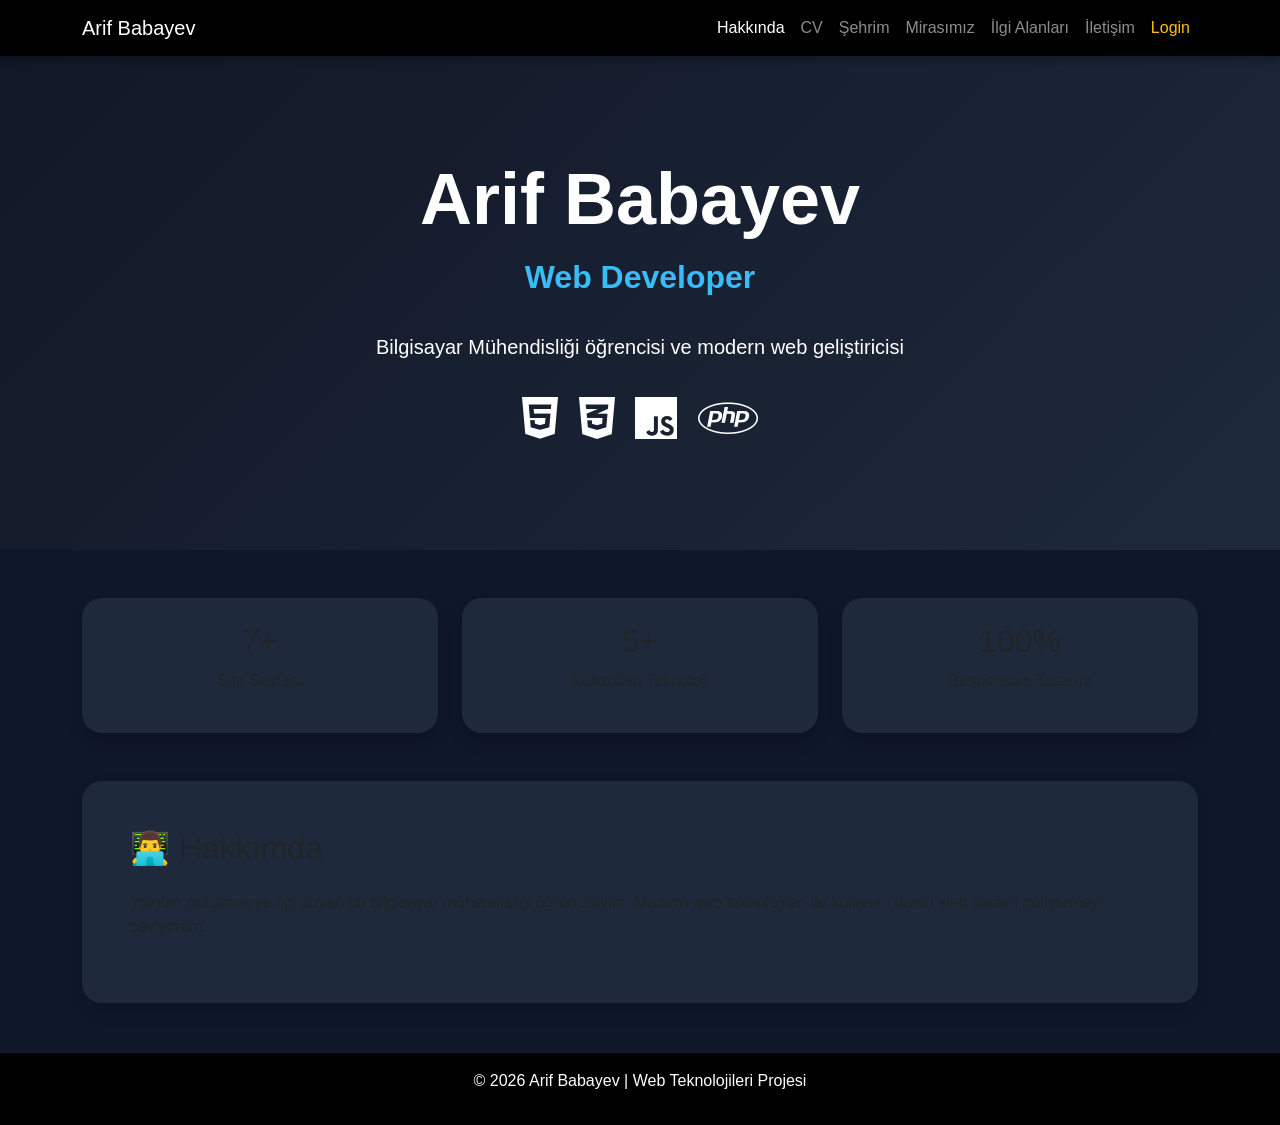
<file: index.html>
<!DOCTYPE html>
<html lang="tr">

<head>

<meta charset="UTF-8">
<meta name="viewport" content="width=device-width, initial-scale=1">

<title>Ana Sayfa</title>

<link href="https://cdn.jsdelivr.net/npm/bootstrap@5.3.2/dist/css/bootstrap.min.css"
rel="stylesheet">

<link rel="stylesheet"
href="https://cdnjs.cloudflare.com/ajax/libs/font-awesome/6.5.1/css/all.min.css">

<style>

body{
background:#0f172a;
color:white;
font-family:Arial;
}

.navbar{
box-shadow:0 4px 10px rgba(0,0,0,0.3);
}

.hero{
background:linear-gradient(135deg,#111827,#1e293b);
padding:100px;
text-align:center;
}

.card{
background:#1e293b;
border:none;
border-radius:20px;
transition:0.4s;
}

.card:hover{
transform:translateY(-10px);
box-shadow:0 15px 30px rgba(0,0,0,0.4);
}

#typing{
color:#38bdf8;
font-weight:bold;
height:50px;
}

footer{
margin-top:50px;
}

</style>

</head>

<body>

<!-- NAVBAR -->

<nav class="navbar navbar-expand-lg navbar-dark bg-black">

<div class="container">

<a class="navbar-brand" href="index.html">
Arif Babayev
</a>

<button class="navbar-toggler"
data-bs-toggle="collapse"
data-bs-target="#menu">

<span class="navbar-toggler-icon"></span>

</button>

<div class="collapse navbar-collapse" id="menu">

<ul class="navbar-nav ms-auto">

<li class="nav-item">
<a class="nav-link active" href="index.html">Hakkında</a>
</li>

<li class="nav-item">
<a class="nav-link" href="cv.html">CV</a>
</li>

<li class="nav-item">
<a class="nav-link" href="sehrim.html">Şehrim</a>
</li>

<li class="nav-item">
<a class="nav-link" href="mirasimiz.html">Mirasımız</a>
</li>

<li class="nav-item">
<a class="nav-link" href="ilgi.html">İlgi Alanları</a>
</li>

<li class="nav-item">
<a class="nav-link" href="iletisim.html">İletişim</a>
</li>

<li class="nav-item">
<a class="nav-link text-warning" href="login.html">Login</a>
</li>

</ul>

</div>

</div>

</nav>

<!-- HERO -->

<div class="hero">

<h1 class="display-2 fw-bold">
Arif Babayev
</h1>

<h2 id="typing" class="mt-3"></h2>

<p class="lead mt-4">
Bilgisayar Mühendisliği öğrencisi ve modern web geliştiricisi
</p>

<div class="mt-4">

<i class="fa-brands fa-html5 fa-3x m-2"></i>

<i class="fa-brands fa-css3-alt fa-3x m-2"></i>

<i class="fa-brands fa-js fa-3x m-2"></i>

<i class="fa-brands fa-php fa-3x m-2"></i>

</div>

</div>

<!-- HAKKIMDA -->

<div class="container mt-5">

<div class="row g-4">

<div class="col-md-4">

<div class="card shadow p-4 text-center">

<h2>7+</h2>

<p>Site Sayfası</p>

</div>

</div>

<div class="col-md-4">

<div class="card shadow p-4 text-center">

<h2>5+</h2>

<p>Kullanılan Teknoloji</p>

</div>

</div>

<div class="col-md-4">

<div class="card shadow p-4 text-center">

<h2>100%</h2>

<p>Responsive Tasarım</p>

</div>

</div>

</div>

<div class="card shadow p-5 mt-5">

<h2>👨‍💻 Hakkımda</h2>

<p class="mt-3">

Yazılım geliştirmeye ilgi duyan bir bilgisayar mühendisliği öğrencisiyim.
Modern web teknolojileri ile kullanıcı dostu web siteleri geliştirmeyi seviyorum.

</p>

</div>

</div>

<!-- FOOTER -->

<footer class="bg-black text-white text-center p-3">

<p>
© 2026 Arif Babayev | Web Teknolojileri Projesi
</p>

</footer>

<script>

const text = [
"Web Developer",
"Frontend Developer",
"PHP Developer",
"Computer Engineering Student"
];

let count = 0;
let index = 0;
let currentText = "";
let letter = "";

(function type(){

if(count === text.length){
count = 0;
}

currentText = text[count];

letter = currentText.slice(0, ++index);

document.getElementById("typing").textContent = letter;

if(letter.length === currentText.length){

count++;
index = 0;

setTimeout(type,1000);

}
else{
setTimeout(type,100);
}

})();

</script>

<script src="https://cdn.jsdelivr.net/npm/bootstrap@5.3.2/dist/js/bootstrap.bundle.min.js"></script>

</body>
</html>
</file>
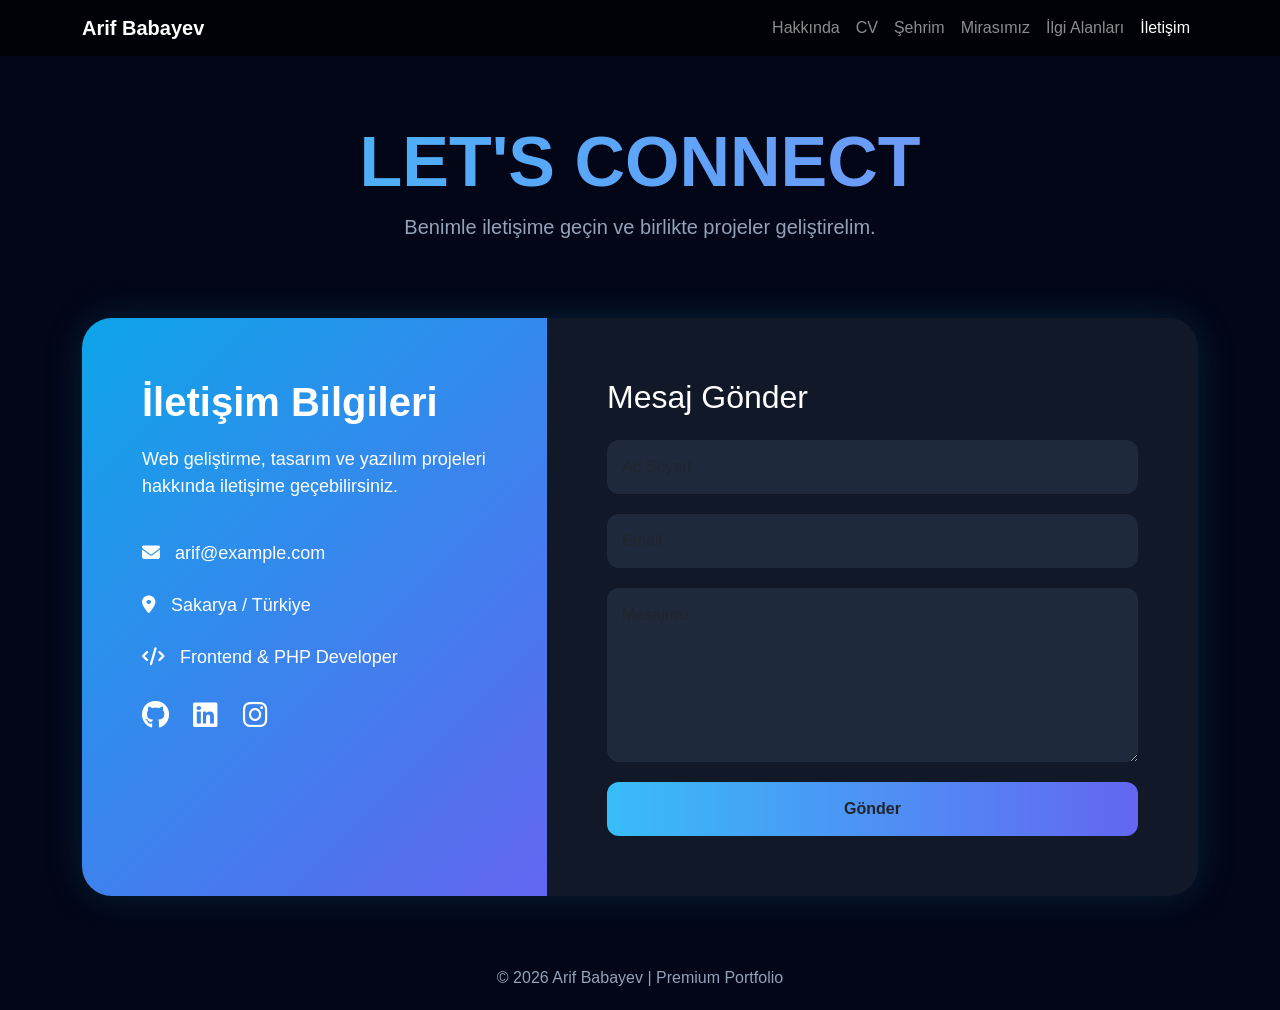
<file: iletisim.html>
<!DOCTYPE html>
<html lang="tr">

<head>

<meta charset="UTF-8">
<meta name="viewport" content="width=device-width, initial-scale=1">

<title>İletişim</title>

<link href="https://cdn.jsdelivr.net/npm/bootstrap@5.3.2/dist/css/bootstrap.min.css"
rel="stylesheet">

<link rel="stylesheet"
href="https://cdnjs.cloudflare.com/ajax/libs/font-awesome/6.5.1/css/all.min.css">

<style>

body{
background:#020617;
font-family:Arial;
color:white;
overflow-x:hidden;
}

.navbar{
background:rgba(0,0,0,0.7);
backdrop-filter:blur(10px);
}

.hero{
padding:120px 0 60px;
text-align:center;
}

.hero h1{
font-size:70px;
font-weight:bold;
background:linear-gradient(to right,#38bdf8,#818cf8);
-webkit-background-clip:text;
-webkit-text-fill-color:transparent;
}

.hero p{
color:#94a3b8;
font-size:20px;
}

.contact-wrapper{
background:#0f172a;
border-radius:30px;
overflow:hidden;
box-shadow:0 0 40px rgba(56,189,248,0.15);
}

.left-side{
background:linear-gradient(135deg,#0ea5e9,#6366f1);
padding:60px;
height:100%;
}

.left-side h2{
font-size:40px;
font-weight:bold;
}

.left-side p{
margin-top:20px;
font-size:18px;
}

.info-box{
margin-top:40px;
}

.info-item{
margin-bottom:25px;
font-size:18px;
}

.info-item i{
margin-right:10px;
}

.right-side{
padding:60px;
background:#111827;
}

.form-control{
background:#1e293b;
border:none;
padding:15px;
color:white;
border-radius:12px;
margin-bottom:20px;
}

.form-control:focus{
background:#1e293b;
color:white;
box-shadow:0 0 15px rgba(56,189,248,0.5);
}

.btn-send{
background:linear-gradient(to right,#38bdf8,#6366f1);
border:none;
padding:15px;
border-radius:12px;
font-weight:bold;
transition:0.3s;
}

.btn-send:hover{
transform:scale(1.03);
}

.socials{
margin-top:30px;
}

.socials i{
font-size:28px;
margin-right:20px;
transition:0.3s;
cursor:pointer;
}

.socials i:hover{
transform:translateY(-5px);
color:#38bdf8;
}

footer{
margin-top:50px;
padding:20px;
text-align:center;
color:#94a3b8;
}

</style>

</head>

<body>

<!-- NAVBAR -->

<nav class="navbar navbar-expand-lg navbar-dark fixed-top">

<div class="container">

<a class="navbar-brand fw-bold" href="index.html">
Arif Babayev
</a>

<button class="navbar-toggler"
data-bs-toggle="collapse"
data-bs-target="#menu">

<span class="navbar-toggler-icon"></span>

</button>

<div class="collapse navbar-collapse" id="menu">

<ul class="navbar-nav ms-auto">

<li class="nav-item">
<a class="nav-link" href="index.html">Hakkında</a>
</li>

<li class="nav-item">
<a class="nav-link" href="cv.html">CV</a>
</li>

<li class="nav-item">
<a class="nav-link" href="sehrim.html">Şehrim</a>
</li>

<li class="nav-item">
<a class="nav-link" href="mirasimiz.html">Mirasımız</a>
</li>

<li class="nav-item">
<a class="nav-link" href="ilgi.html">İlgi Alanları</a>
</li>

<li class="nav-item">
<a class="nav-link active" href="iletisim.html">İletişim</a>
</li>

</ul>

</div>

</div>

</nav>

<!-- HERO -->

<div class="hero">

<h1>LET'S CONNECT</h1>

<p>
Benimle iletişime geçin ve birlikte projeler geliştirelim.
</p>

</div>

<!-- CONTACT -->

<div class="container mb-5">

<div class="contact-wrapper">

<div class="row g-0">

<!-- LEFT -->

<div class="col-md-5">

<div class="left-side">

<h2>İletişim Bilgileri</h2>

<p>
Web geliştirme, tasarım ve yazılım projeleri hakkında iletişime geçebilirsiniz.
</p>

<div class="info-box">

<div class="info-item">
<i class="fa-solid fa-envelope"></i>
arif@example.com
</div>

<div class="info-item">
<i class="fa-solid fa-location-dot"></i>
Sakarya / Türkiye
</div>

<div class="info-item">
<i class="fa-solid fa-code"></i>
Frontend & PHP Developer
</div>

</div>

<div class="socials">

<i class="fa-brands fa-github"></i>

<i class="fa-brands fa-linkedin"></i>

<i class="fa-brands fa-instagram"></i>

</div>

</div>

</div>

<!-- RIGHT -->

<div class="col-md-7">

<div class="right-side">

<h2 class="mb-4">
Mesaj Gönder
</h2>

<form action="iletisim.php" method="POST">

<input
type="text"
name="ad"
placeholder="Ad Soyad"
class="form-control"
required>

<input
type="email"
name="email"
placeholder="Email"
class="form-control"
required>

<textarea
name="mesaj"
rows="6"
placeholder="Mesajınız"
class="form-control"
required></textarea>

<button class="btn btn-send w-100">
Gönder
</button>

</form>

</div>

</div>

</div>

</div>

</div>

<!-- FOOTER -->

<footer>

© 2026 Arif Babayev | Premium Portfolio

</footer>

<script src="https://cdn.jsdelivr.net/npm/bootstrap@5.3.2/dist/js/bootstrap.bundle.min.js"></script>

</body>
</html>
</file>
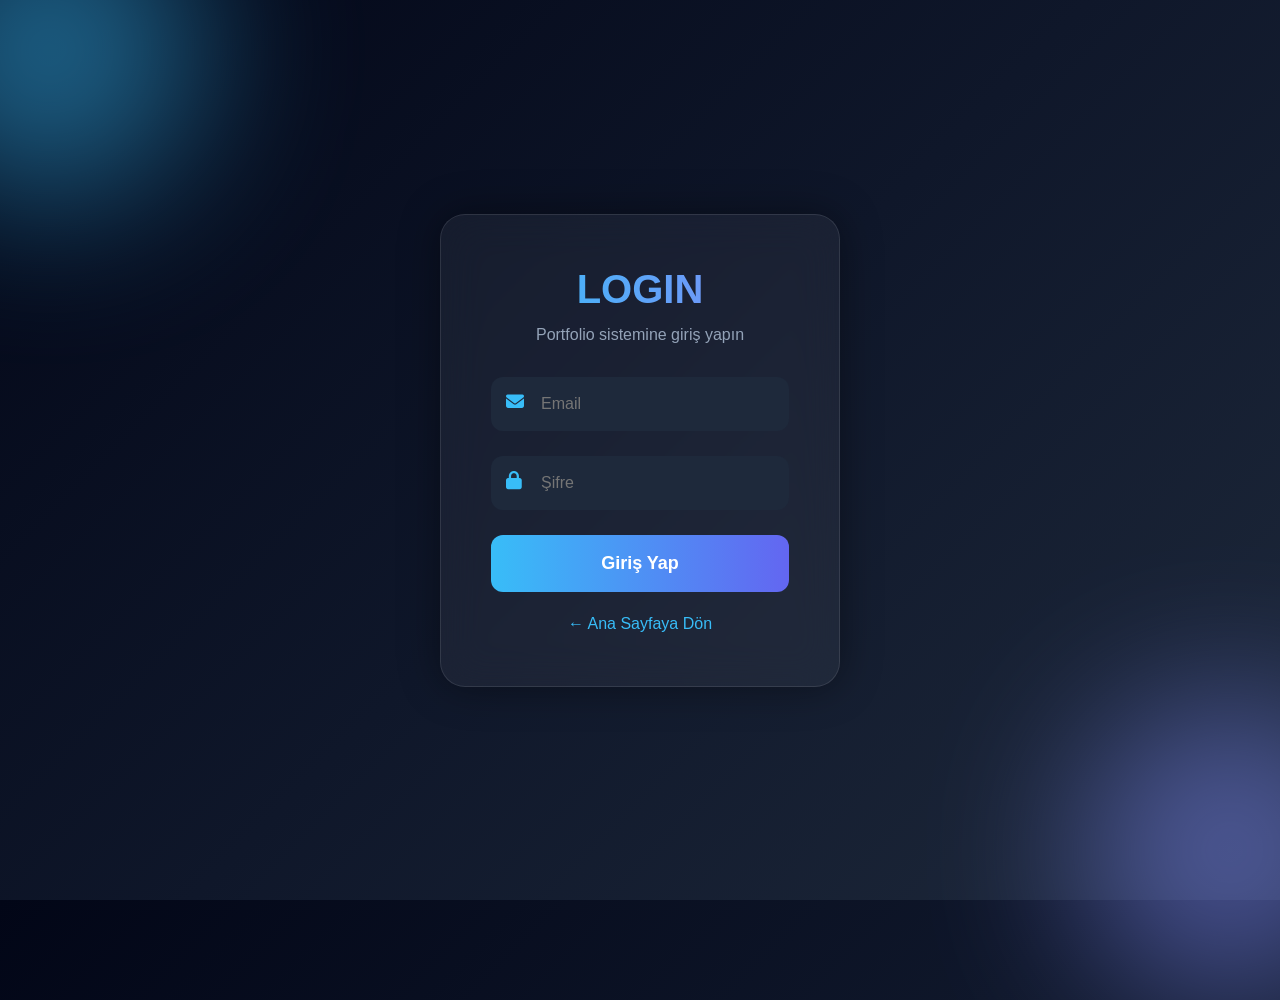
<file: login.html>
<!DOCTYPE html>
<html lang="tr">

<head>

<meta charset="UTF-8">
<meta name="viewport" content="width=device-width, initial-scale=1">

<title>Login</title>

<link href="https://cdn.jsdelivr.net/npm/bootstrap@5.3.2/dist/css/bootstrap.min.css"
rel="stylesheet">

<link rel="stylesheet"
href="https://cdnjs.cloudflare.com/ajax/libs/font-awesome/6.5.1/css/all.min.css">

<style>

*{
margin:0;
padding:0;
box-sizing:border-box;
font-family:Arial;
}

body{
height:100vh;
display:flex;
justify-content:center;
align-items:center;
background:linear-gradient(135deg,#020617,#0f172a,#1e293b);
overflow:hidden;
position:relative;
}

/* ARKA PLAN EFEKTLERİ */

.circle{
position:absolute;
border-radius:50%;
filter:blur(80px);
opacity:0.5;
}

.circle1{
width:300px;
height:300px;
background:#38bdf8;
top:-100px;
left:-100px;
}

.circle2{
width:300px;
height:300px;
background:#818cf8;
bottom:-100px;
right:-100px;
}

/* LOGIN BOX */

.login-box{
width:400px;
padding:50px;
background:rgba(255,255,255,0.05);
backdrop-filter:blur(20px);
border:1px solid rgba(255,255,255,0.1);
border-radius:25px;
box-shadow:0 0 40px rgba(0,0,0,0.4);
z-index:1;
}

.login-box h1{
text-align:center;
margin-bottom:10px;
font-size:40px;
font-weight:bold;
background:linear-gradient(to right,#38bdf8,#818cf8);
-webkit-background-clip:text;
-webkit-text-fill-color:transparent;
}

.login-box p{
text-align:center;
margin-bottom:30px;
color:#94a3b8;
}

.input-box{
position:relative;
margin-bottom:25px;
}

.input-box input{
width:100%;
padding:15px 15px 15px 50px;
border:none;
border-radius:12px;
background:#1e293b;
color:white;
font-size:16px;
}

.input-box input:focus{
outline:none;
box-shadow:0 0 15px rgba(56,189,248,0.5);
}

.input-box i{
position:absolute;
top:16px;
left:15px;
color:#38bdf8;
font-size:18px;
}

.login-btn{
width:100%;
padding:15px;
border:none;
border-radius:12px;
background:linear-gradient(to right,#38bdf8,#6366f1);
color:white;
font-size:18px;
font-weight:bold;
transition:0.3s;
}

.login-btn:hover{
transform:scale(1.03);
}

.back-home{
text-align:center;
margin-top:20px;
}

.back-home a{
color:#38bdf8;
text-decoration:none;
}

</style>

</head>

<body>

<!-- BACKGROUND -->

<div class="circle circle1"></div>
<div class="circle circle2"></div>

<!-- LOGIN -->

<div class="login-box">

<h1>LOGIN</h1>

<p>
Portfolio sistemine giriş yapın
</p>

<form action="login.php" method="POST">

<div class="input-box">

<i class="fa-solid fa-envelope"></i>

<input
type="email"
name="email"
placeholder="Email"
required>

</div>

<div class="input-box">

<i class="fa-solid fa-lock"></i>

<input
type="password"
name="sifre"
placeholder="Şifre"
required>

</div>

<button class="login-btn">
Giriş Yap
</button>

</form>

<div class="back-home">

<a href="index.html">
← Ana Sayfaya Dön
</a>

</div>

</div>

<script src="https://cdn.jsdelivr.net/npm/bootstrap@5.3.2/dist/js/bootstrap.bundle.min.js"></script>

</body>
</html>
</file>
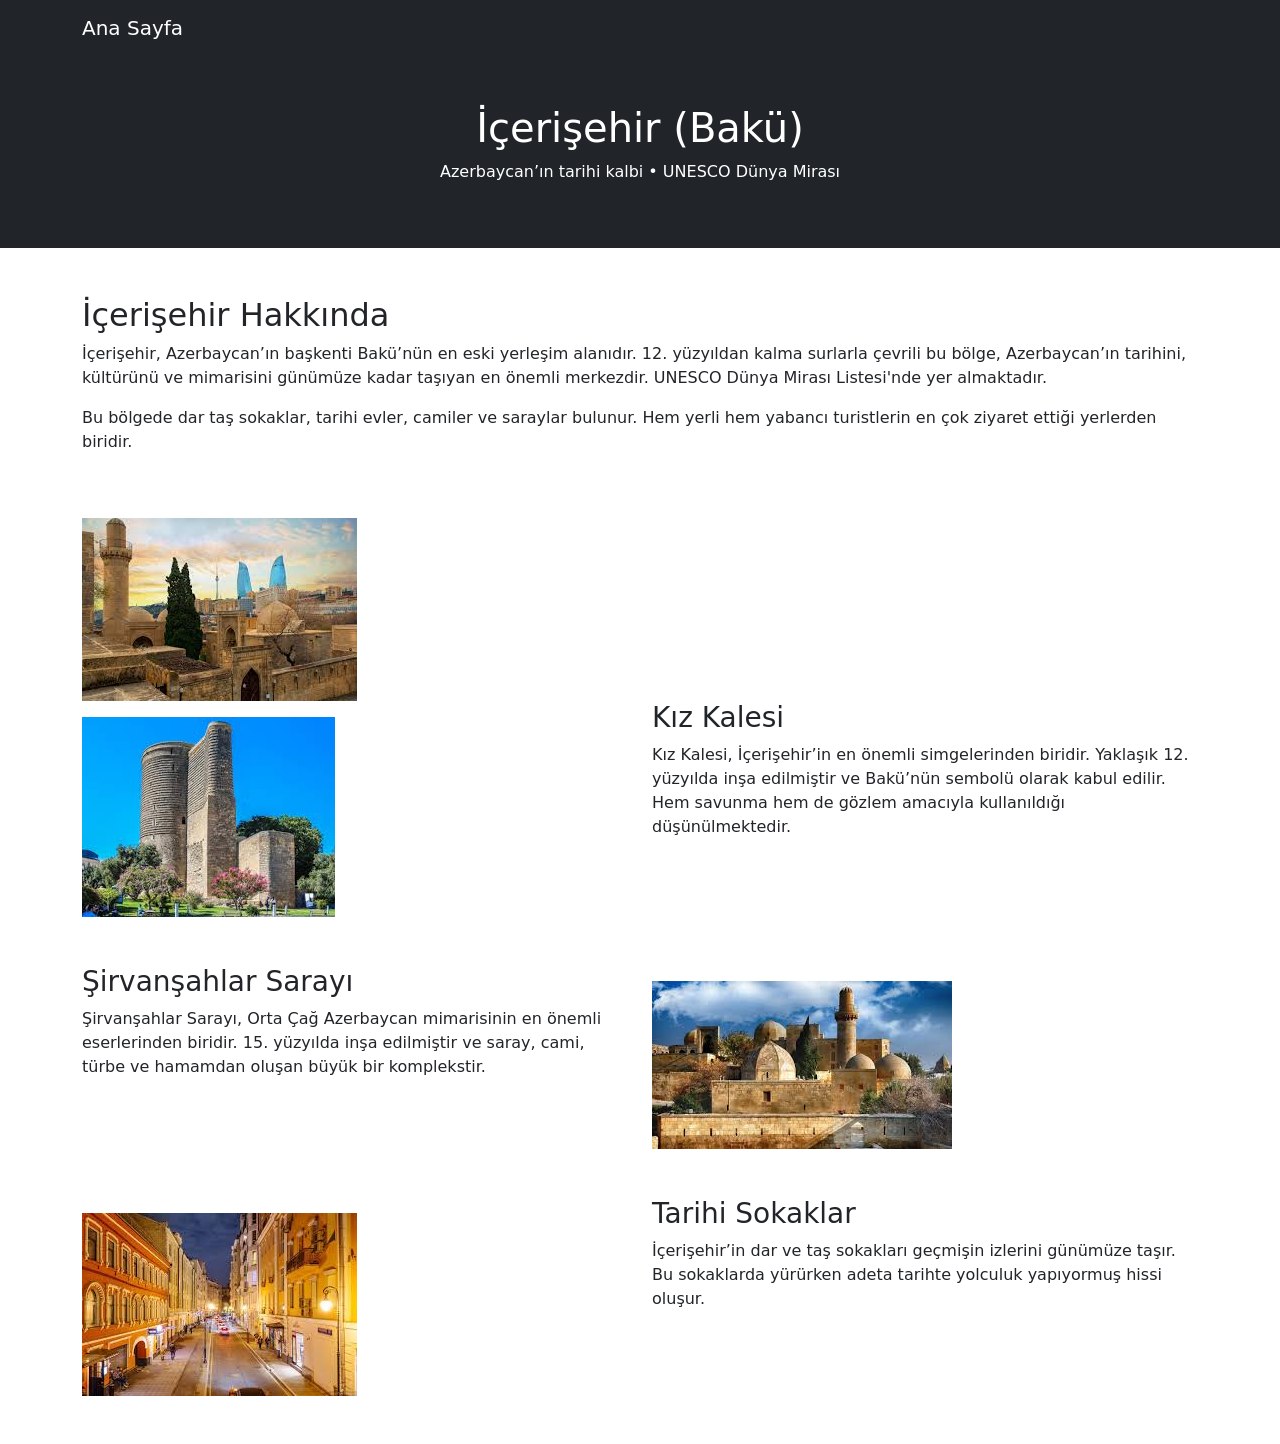
<file: mirasimiz.html>
<!DOCTYPE html>
<html lang="tr">
<head>
<meta charset="UTF-8">
<meta name="viewport" content="width=device-width, initial-scale=1">
<title>Mirasımız - İçerişehir</title>

<link href="https://cdn.jsdelivr.net/npm/bootstrap@5.3.2/dist/css/bootstrap.min.css" rel="stylesheet">
<link rel="stylesheet" href="style.css">
</head>

<body>

<nav class="navbar navbar-dark bg-dark">
<div class="container">
<a class="navbar-brand" href="index.html">Ana Sayfa</a>
</div>
</nav>

<!-- HERO -->
<div class="bg-dark text-white text-center p-5">
<h1>İçerişehir (Bakü)</h1>
<p>Azerbaycan’ın tarihi kalbi • UNESCO Dünya Mirası</p>
</div>

<div class="container mt-5">

<!-- GENEL TANIM -->
<section class="mb-5">
<h2>İçerişehir Hakkında</h2>
<p>
İçerişehir, Azerbaycan’ın başkenti Bakü’nün en eski yerleşim alanıdır.
12. yüzyıldan kalma surlarla çevrili bu bölge, Azerbaycan’ın tarihini,
kültürünü ve mimarisini günümüze kadar taşıyan en önemli merkezdir.
UNESCO Dünya Mirası Listesi'nde yer almaktadır.
</p>

<p>
Bu bölgede dar taş sokaklar, tarihi evler, camiler ve saraylar bulunur.
Hem yerli hem yabancı turistlerin en çok ziyaret ettiği yerlerden biridir.
</p>
</section>

<!-- ANA GÖRSEL -->
<img src="images/iceri.jpg.jpg" class="img-fluid mt-3">

<!-- KIZ KALESİ -->
<section class="mb-5">
<div class="row">
<div class="col-md-6">
<img src="images/kizkalesi.jpg.jpg" class="img-fluid mt-3">

</div>
<div class="col-md-6">
<h3>Kız Kalesi</h3>
<p>
Kız Kalesi, İçerişehir’in en önemli simgelerinden biridir.
Yaklaşık 12. yüzyılda inşa edilmiştir ve Bakü’nün sembolü olarak kabul edilir.
Hem savunma hem de gözlem amacıyla kullanıldığı düşünülmektedir.
</p>
</div>
</div>
</section>

<!-- SARAY -->
<section class="mb-5">
<div class="row">
<div class="col-md-6">
<h3>Şirvanşahlar Sarayı</h3>
<p>
Şirvanşahlar Sarayı, Orta Çağ Azerbaycan mimarisinin en önemli eserlerinden biridir.
15. yüzyılda inşa edilmiştir ve saray, cami, türbe ve hamamdan oluşan büyük bir komplekstir.

</p>
</div>
<div class="col-md-6">
<img src="images/saray.jpg.jpg" class="img-fluid mt-3">

</div>
</div>
</section>

<!-- SOKAKLAR -->
<section class="mb-5">
<div class="row">
<div class="col-md-6">
<img src="images/sokak.jpg.jpg" class="img-fluid mt-3">

</div>
<div class="col-md-6">
<h3>Tarihi Sokaklar</h3>
<p>
İçerişehir’in dar ve taş sokakları geçmişin izlerini günümüze taşır.
Bu sokaklarda yürürken adeta tarihte yolculuk yapıyormuş hissi oluşur.
</p>
</div>
</div>
</section>

</div>

</body>
</html>
</file>
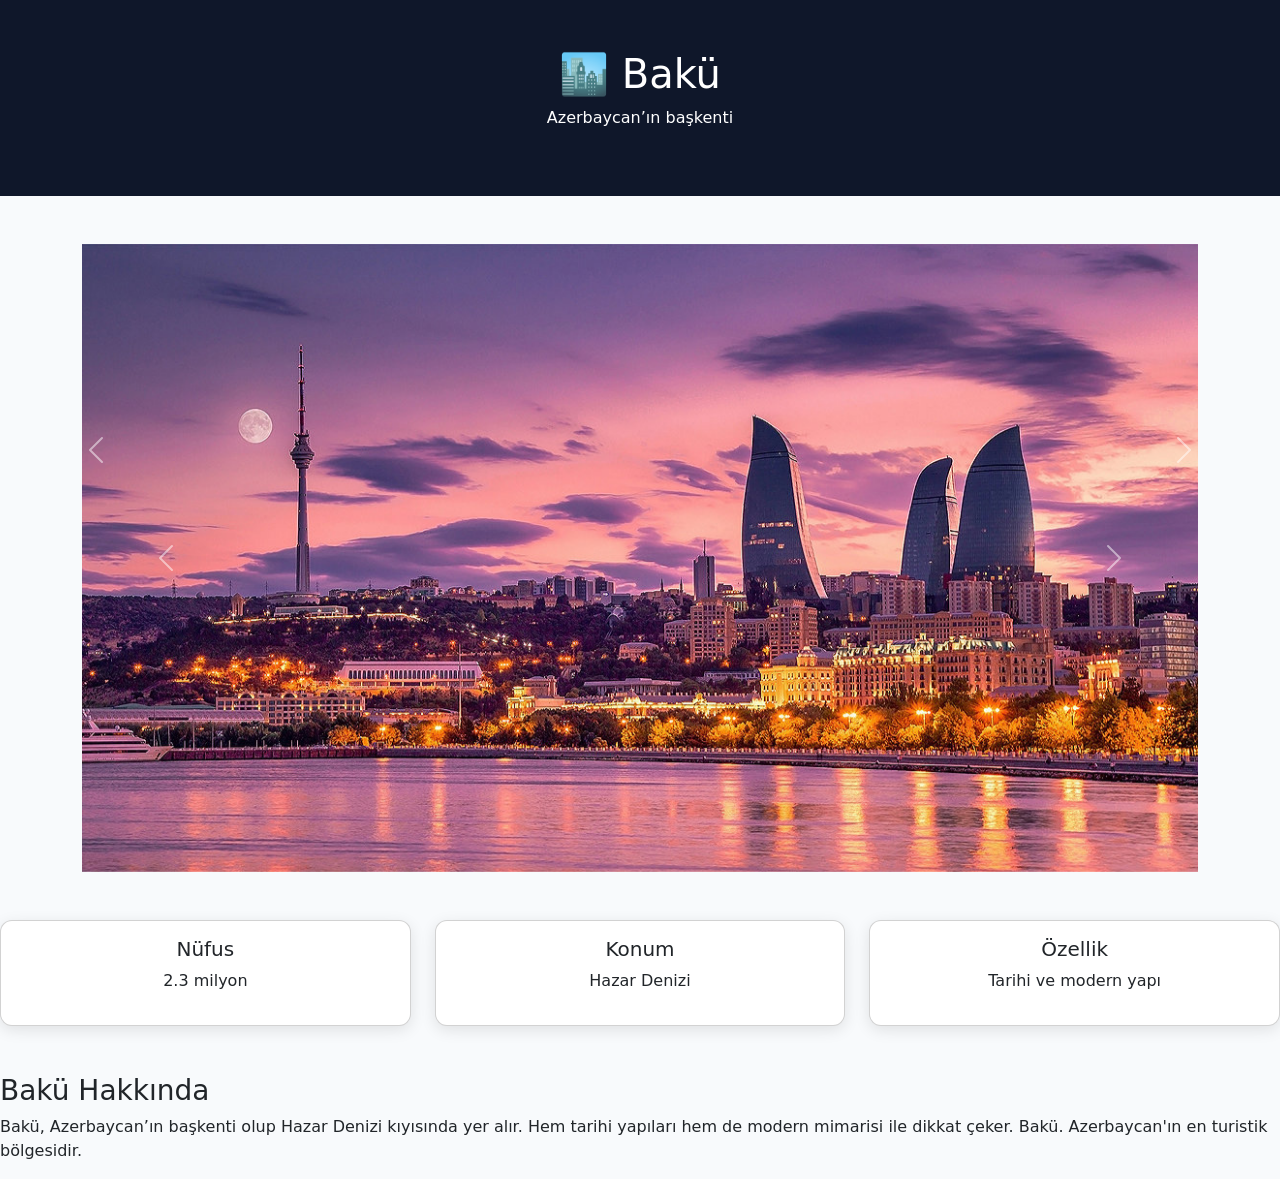
<file: sehrim.html>
<!DOCTYPE html>
<html lang="tr">
<head>
<meta charset="UTF-8">
<meta name="viewport" content="width=device-width, initial-scale=1">

<title>Şehrim</title>

<link href="https://cdn.jsdelivr.net/npm/bootstrap@5.3.2/dist/css/bootstrap.min.css" rel="stylesheet">

<style>
body{
background:#f8fafc;
}

.hero{
background:#0f172a;
color:white;
padding:50px;
text-align:center;
}

.card{
border-radius:12px;
box-shadow:0 4px 15px rgba(0,0,0,0.1);
}
</style>

</head>

<body>

<div class="hero">
<h1>🏙️ Bakü</h1>
<p>Azerbaycan’ın başkenti</p>
</div>

<div class="container mt-5">

<!-- SLIDER -->

<div id="slider" class="carousel slide" data-bs-ride="carousel">

<div class="carousel-inner">

<div class="carousel-item active">
<img src="images/baku.jpg" class="d-block w-100">
</div>

<div class="carousel-item">
<img src="images/baku.jpg" class="d-block w-100">
</div>

<div class="carousel-item">
<img src="images/baku.jpg" class="d-block w-100">
</div>

</div>

<button class="carousel-control-prev" data-bs-target="#slider" data-bs-slide="prev">
<span class="carousel-control-prev-icon"></span>
</button>

<button class="carousel-control-next" data-bs-target="#slider" data-bs-slide="next">
<span class="carousel-control-next-icon"></span>
</button>

</div>


</div>

<button class="carousel-control-prev" data-bs-target="#slider" data-bs-slide="prev">
<span class="carousel-control-prev-icon"></span>
</button>

<button class="carousel-control-next" data-bs-target="#slider" data-bs-slide="next">
<span class="carousel-control-next-icon"></span>
</button>

</div>

<!-- BİLGİ -->
<div class="row mt-5 text-center">

<div class="col-md-4">
<div class="card p-3">
<h5>Nüfus</h5>
<p>2.3 milyon</p>
</div>
</div>

<div class="col-md-4">
<div class="card p-3">
<h5>Konum</h5>
<p>Hazar Denizi</p>
</div>
</div>

<div class="col-md-4">
<div class="card p-3">
<h5>Özellik</h5>
<p>Tarihi ve modern yapı</p>
</div>
</div>

</div>

<!-- AÇIKLAMA -->
<div class="mt-5">
<h3>Bakü Hakkında</h3>
<p>
Bakü, Azerbaycan’ın başkenti olup Hazar Denizi kıyısında yer alır.
Hem tarihi yapıları hem de modern mimarisi ile dikkat çeker.
Bakü. Azerbaycan'ın en turistik bölgesidir.
</p>
</div>

</div>

<script src="https://cdn.jsdelivr.net/npm/bootstrap@5.3.2/dist/js/bootstrap.bundle.min.js"></script>

</body>
</html>
</file>
<file: style.css>
.card{
border-radius:15px;
transition:0.3s;
}

.card:hover{
transform:scale(1.05);
box-shadow:0 0 20px rgba(0,0,0,0.3);
}
</file>
